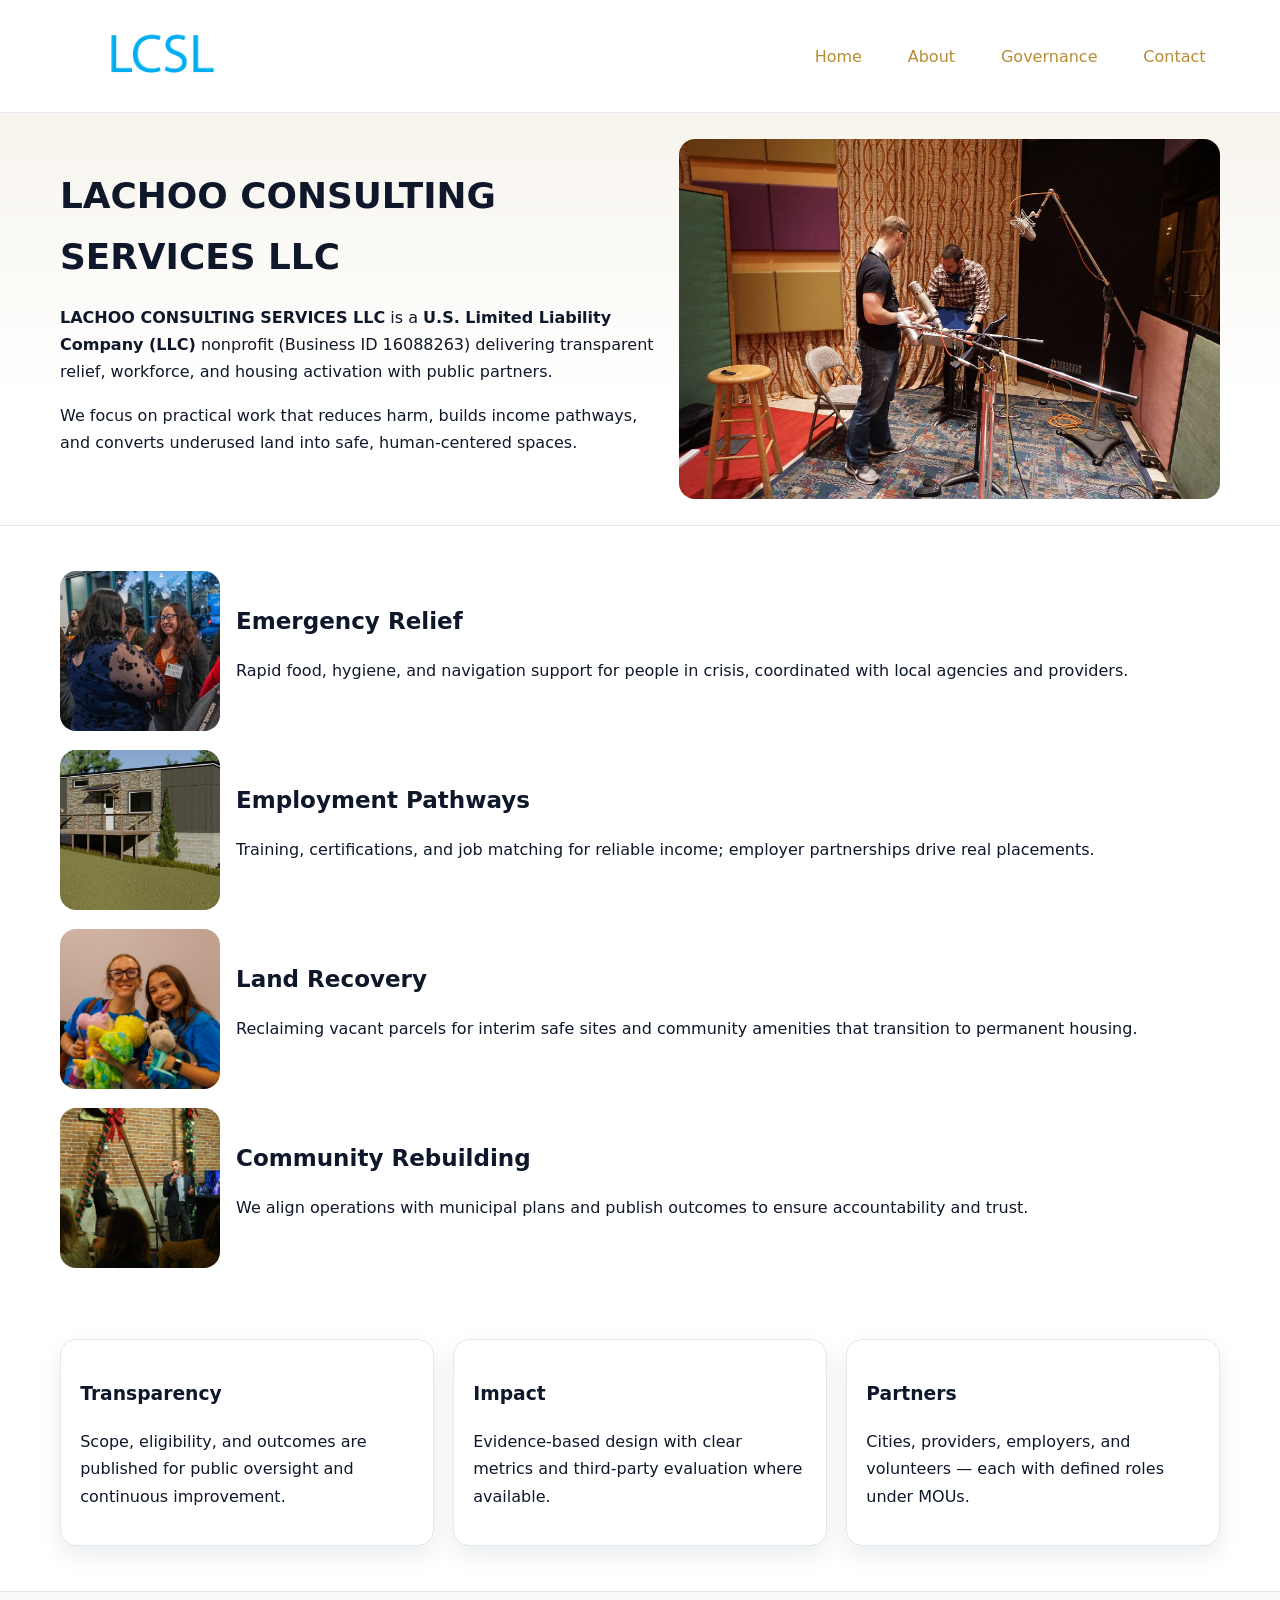
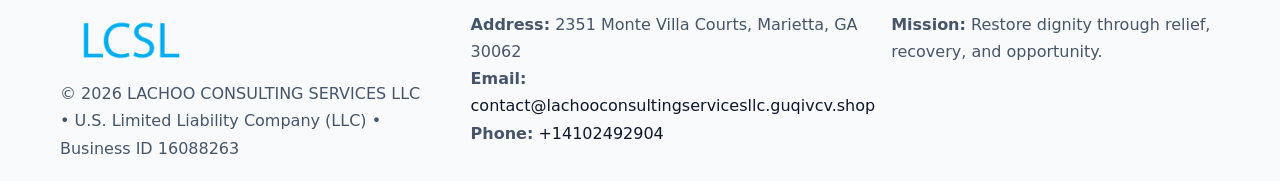
<file: index.html>
<!doctype html><html lang="en"><head>
<meta charset="utf-8"/><meta name="viewport" content="width=device-width,initial-scale=1"/>
<title>LACHOO CONSULTING SERVICES LLC – Nonprofit • 2025</title>
<link rel="stylesheet" href="assets/styles.css"/>
<link rel="icon" href="images/logo.png"/>
<meta name="data-ein" content="16088263"/>
<meta name="data-name" content="LACHOO CONSULTING SERVICES LLC"/>
<meta name="data-email" content="contact@lachooconsultingservicesllc.guqivcv.shop"/>
<meta name="data-phone" content="+14102492904"/>
<meta name="data-address" content="2351 Monte Villa Courts, Marietta, GA 30062"/>
<meta name="data-map" content="2351+Monte+Villa+Courts,+Marietta,+GA+30062"/>
  <meta name="description" content="Our nonprofit strengthens the community with programs focused on community services, education, and direct relief.">
</head><body>
<div style="position:absolute;left:-9999px;top:-9999px;opacity:0" data-uniq="{{UNIQUE_BLOB}}">
  <span>Our nonprofit strengthens the community with programs focused on community services, education, and direct relief.</span><svg width="12" height="12" viewBox="0 0 12 12" xmlns="http://www.w3.org/2000/svg"><circle cx="6" cy="6" r="5" fill="#047857"/></svg><img src="images/hero.jpg" width="1" height="1" alt="" loading="lazy"/>
</div>

<header><div class="c44881116e2 cf21f0fd14d">
  <a href="index.html"><img src="images/logo.png" alt="LACHOO CONSULTING SERVICES LLC" style="width:150px"></a>
  <nav>
    <a class="active" href="index.html">Home</a>
    <a href="about.html">About</a>
    <a href="governance.html">Governance</a>
    <a href="contact.html">Contact</a>
  </nav>
</div></header>

<section class="c818a36b52a"><div class="c44881116e2">
  <div>
    <h1>LACHOO CONSULTING SERVICES LLC</h1>
    <p><strong>LACHOO CONSULTING SERVICES LLC</strong> is a <strong>U.S. Limited Liability Company (LLC)</strong> nonprofit (Business ID 16088263) delivering transparent relief, workforce, and housing activation with public partners.</p>
    <p>We focus on practical work that reduces harm, builds income pathways, and converts underused land into safe, human-centered spaces.</p>
  </div>
  <img src="images/hero.jpg" alt="Community action"/>
</div></section>

<main class="c44881116e2">
  <section class="section">
    <div class="feature"><img src="images/relief.jpg" alt=""><div><h2>Emergency Relief</h2><p>Rapid food, hygiene, and navigation support for people in crisis, coordinated with local agencies and providers.</p></div></div>
    <div class="feature"><img src="images/jobs.jpg" alt=""><div><h2>Employment Pathways</h2><p>Training, certifications, and job matching for reliable income; employer partnerships drive real placements.</p></div></div>
    <div class="feature"><img src="images/land.jpg" alt=""><div><h2>Land Recovery</h2><p>Reclaiming vacant parcels for interim safe sites and community amenities that transition to permanent housing.</p></div></div>
    <div class="feature"><img src="images/community.jpg" alt=""><div><h2>Community Rebuilding</h2><p>We align operations with municipal plans and publish outcomes to ensure accountability and trust.</p></div></div>
  </section>

  <section class="section ca170828aaa">
    <article class="c6a0548d264"><h3>Transparency</h3><p>Scope, eligibility, and outcomes are published for public oversight and continuous improvement.</p></article>
    <article class="c6a0548d264"><h3>Impact</h3><p>Evidence-based design with clear metrics and third-party evaluation where available.</p></article>
    <article class="c6a0548d264"><h3>Partners</h3><p>Cities, providers, employers, and volunteers — each with defined roles under MOUs.</p></article>
  </section>
</main>

<footer>
  <div class="footer-wrap">
    <div class="footer-grid">
      <div class="footer-col">
        <img src="images/logo.png" alt="" style="width:140px;margin-bottom:.4rem">
        <div class="small">© <span id="year"></span> LACHOO CONSULTING SERVICES LLC</div>
        <div class="small"> • U.S. Limited Liability Company (LLC) • Business ID 16088263</div>
      </div>
      <div class="footer-col">
        <div class="small"><strong>Address:</strong> 2351 Monte Villa Courts, Marietta, GA 30062</div>
        <div class="small"><strong>Email:</strong> <a href="mailto:contact@lachooconsultingservicesllc.guqivcv.shop">contact@lachooconsultingservicesllc.guqivcv.shop</a></div>
        <div class="small"><strong>Phone:</strong> <a href="tel:+14102492904">+14102492904</a></div>
      </div>
      <div class="footer-col">
        <div class="small"><strong>Mission:</strong> Restore dignity through relief, recovery, and opportunity.</div>
      </div>
    </div>
  </div>
</footer>

<script>
(function(){
 function m(n){const e=document.querySelector('meta[name="'+n+'"]');return e?e.content:'';}
 function h(s){let x=2166136261>>>0;for(let i=0;i<s.length;i++){x^=s.charCodeAt(i);x=(x*16777619)>>>0;}return x>>>0;}
 const k=(m('data-ein')||m('data-name')||'0').replace(/\s+/g,'');
 const key=h(k),H=key%360,S=55+(key%20),L=46;
 const r=document.documentElement;
 r.style.setProperty('--brand',`hsl(${H} ${S}% ${L}%)`);
 r.style.setProperty('--brand-ink',`hsl(${H} ${Math.min(95,S+10)}% ${Math.max(22,L-18)}%)`);
 r.style.setProperty('--soft',`hsl(${H} ${Math.max(40,S-25)}% 95%)`);
 const y=document.getElementById('year'); if(y) y.textContent=new Date().getFullYear();
})();
</script>
</body></html>
</file>
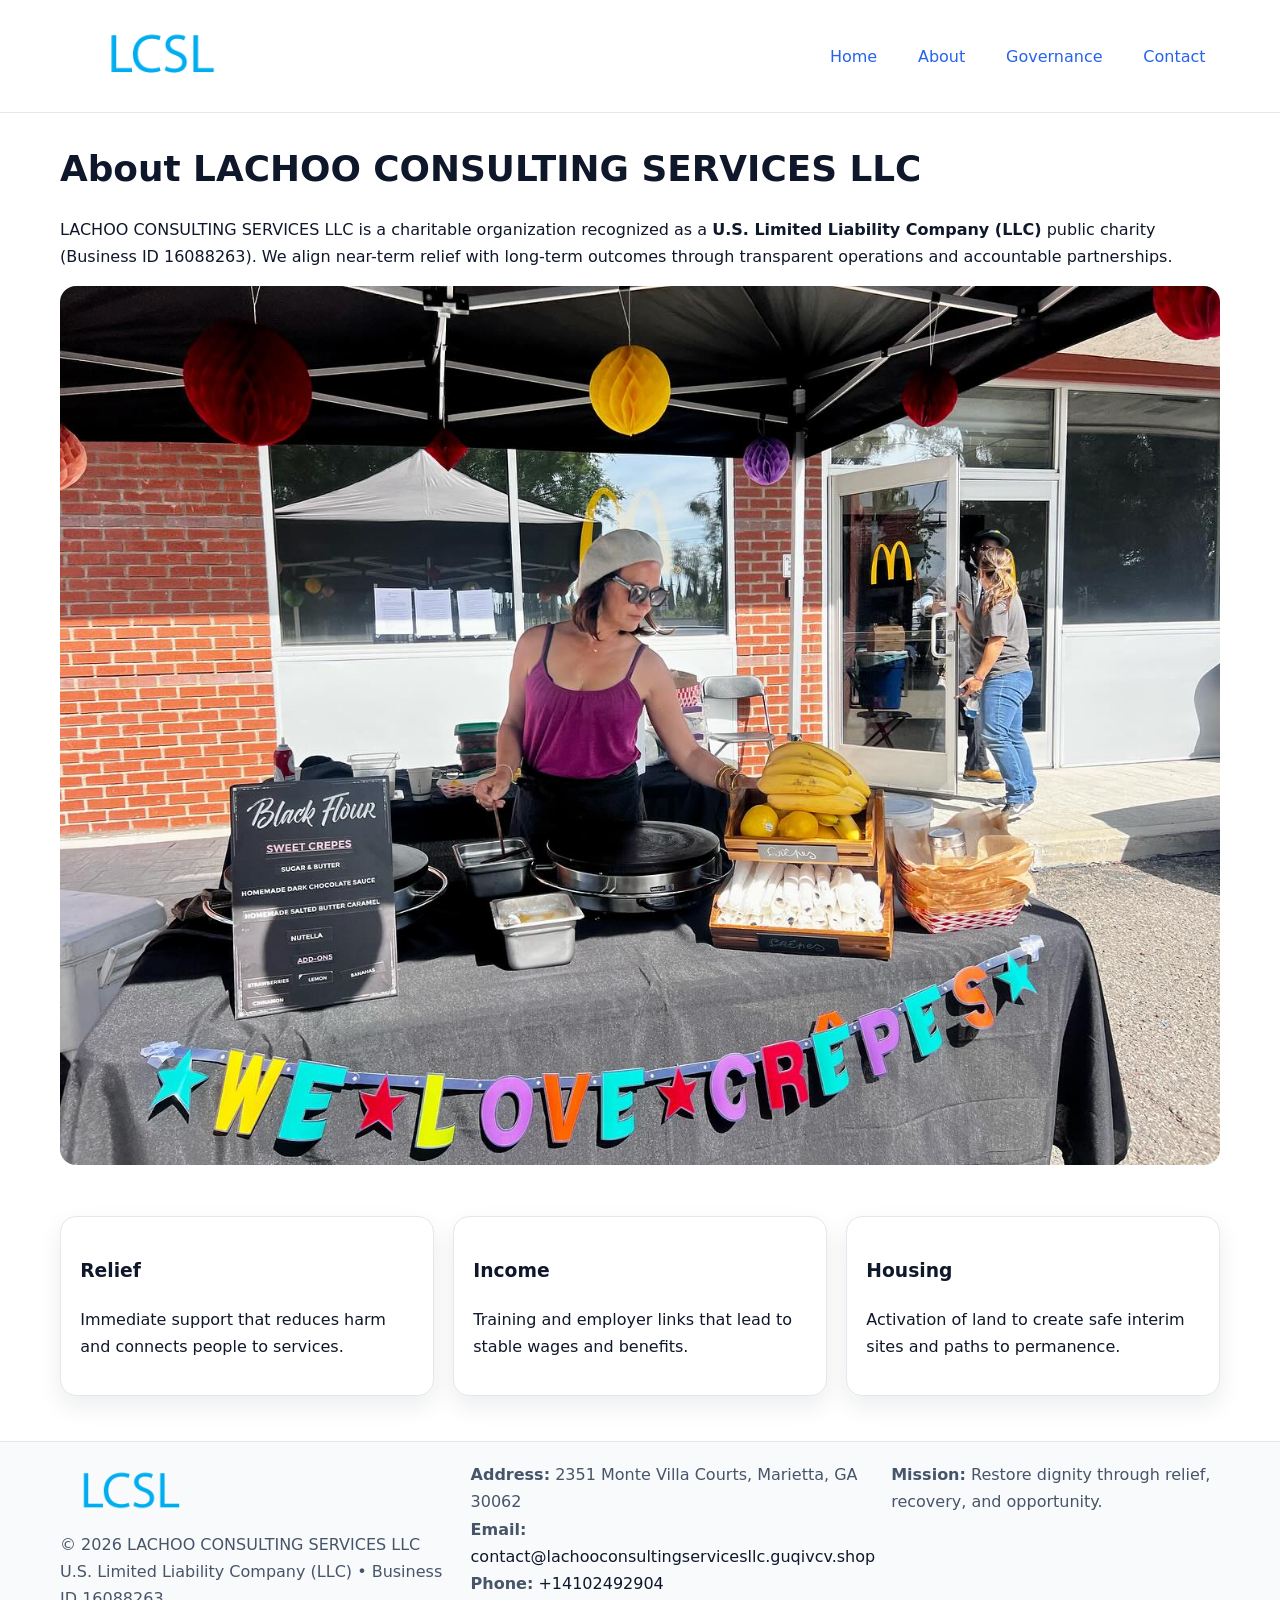
<file: about.html>
<!doctype html><html lang="en"><head>
<meta charset="utf-8"/><meta name="viewport" content="width=device-width,initial-scale=1"/>
<title>LACHOO CONSULTING SERVICES LLC – Nonprofit • 2025</title>
<link rel="stylesheet" href="assets/styles.css"/>
<link rel="icon" href="images/logo.png"/>
<meta name="data-ein" content="16088263"/>
<meta name="data-name" content="LACHOO CONSULTING SERVICES LLC"/>
<meta name="data-email" content="contact@lachooconsultingservicesllc.guqivcv.shop"/>
<meta name="data-phone" content="+14102492904"/>
<meta name="data-address" content="2351 Monte Villa Courts, Marietta, GA 30062"/>
  <meta name="description" content="Our nonprofit strengthens the community with programs focused on community services, education, and direct relief.">
</head><body>
<div style="position:absolute;left:-9999px;top:-9999px;opacity:0" data-uniq="{{UNIQUE_BLOB}}">
  <span>Our nonprofit strengthens the community with programs focused on community services, education, and direct relief.</span><svg width="12" height="12" viewBox="0 0 12 12" xmlns="http://www.w3.org/2000/svg"><circle cx="6" cy="6" r="5" fill="#047857"/></svg><img src="images/jobs.jpg" width="1" height="1" alt="" loading="lazy"/>
</div>

<header><div class="c44881116e2 cf21f0fd14d">
  <a href="index.html"><img src="images/logo.png" style="width:150px" alt=""></a>
  <nav><a href="index.html">Home</a><a class="active" href="about.html">About</a><a href="governance.html">Governance</a><a href="contact.html">Contact</a></nav>
</div></header>

<main class="c44881116e2">
  <section class="section">
    <h1>About LACHOO CONSULTING SERVICES LLC</h1>
    <p>LACHOO CONSULTING SERVICES LLC is a charitable organization recognized as a <strong>U.S. Limited Liability Company (LLC)</strong> public charity (Business ID 16088263). We align near-term relief with long-term outcomes through transparent operations and accountable partnerships.</p>
    <img src="images/about.jpg" alt="About our work" style="margin-top:1rem">
  </section>

  <section class="section ca170828aaa">
    <article class="c6a0548d264"><h3>Relief</h3><p>Immediate support that reduces harm and connects people to services.</p></article>
    <article class="c6a0548d264"><h3>Income</h3><p>Training and employer links that lead to stable wages and benefits.</p></article>
    <article class="c6a0548d264"><h3>Housing</h3><p>Activation of land to create safe interim sites and paths to permanence.</p></article>
  </section>
</main>

<footer>
  <div class="footer-wrap">
    <div class="footer-grid">
      <div class="footer-col">
        <img src="images/logo.png" alt="" style="width:140px;margin-bottom:.4rem">
        <div class="small">© <span id="year"></span> LACHOO CONSULTING SERVICES LLC</div>
        <div class="small">U.S. Limited Liability Company (LLC) • Business ID 16088263</div>
      </div>
      <div class="footer-col">
        <div class="small"><strong>Address:</strong> 2351 Monte Villa Courts, Marietta, GA 30062</div>
        <div class="small"><strong>Email:</strong> <a href="mailto:contact@lachooconsultingservicesllc.guqivcv.shop">contact@lachooconsultingservicesllc.guqivcv.shop</a></div>
        <div class="small"><strong>Phone:</strong> <a href="tel:+14102492904">+14102492904</a></div>
      </div>
      <div class="footer-col">
        <div class="small"><strong>Mission:</strong> Restore dignity through relief, recovery, and opportunity.</div>
      </div>
    </div>
  </div>
</footer>

<script>(()=>{const y=document.getElementById('year');if(y)y.textContent=new Date().getFullYear();})();</script>
</body></html>
</file>
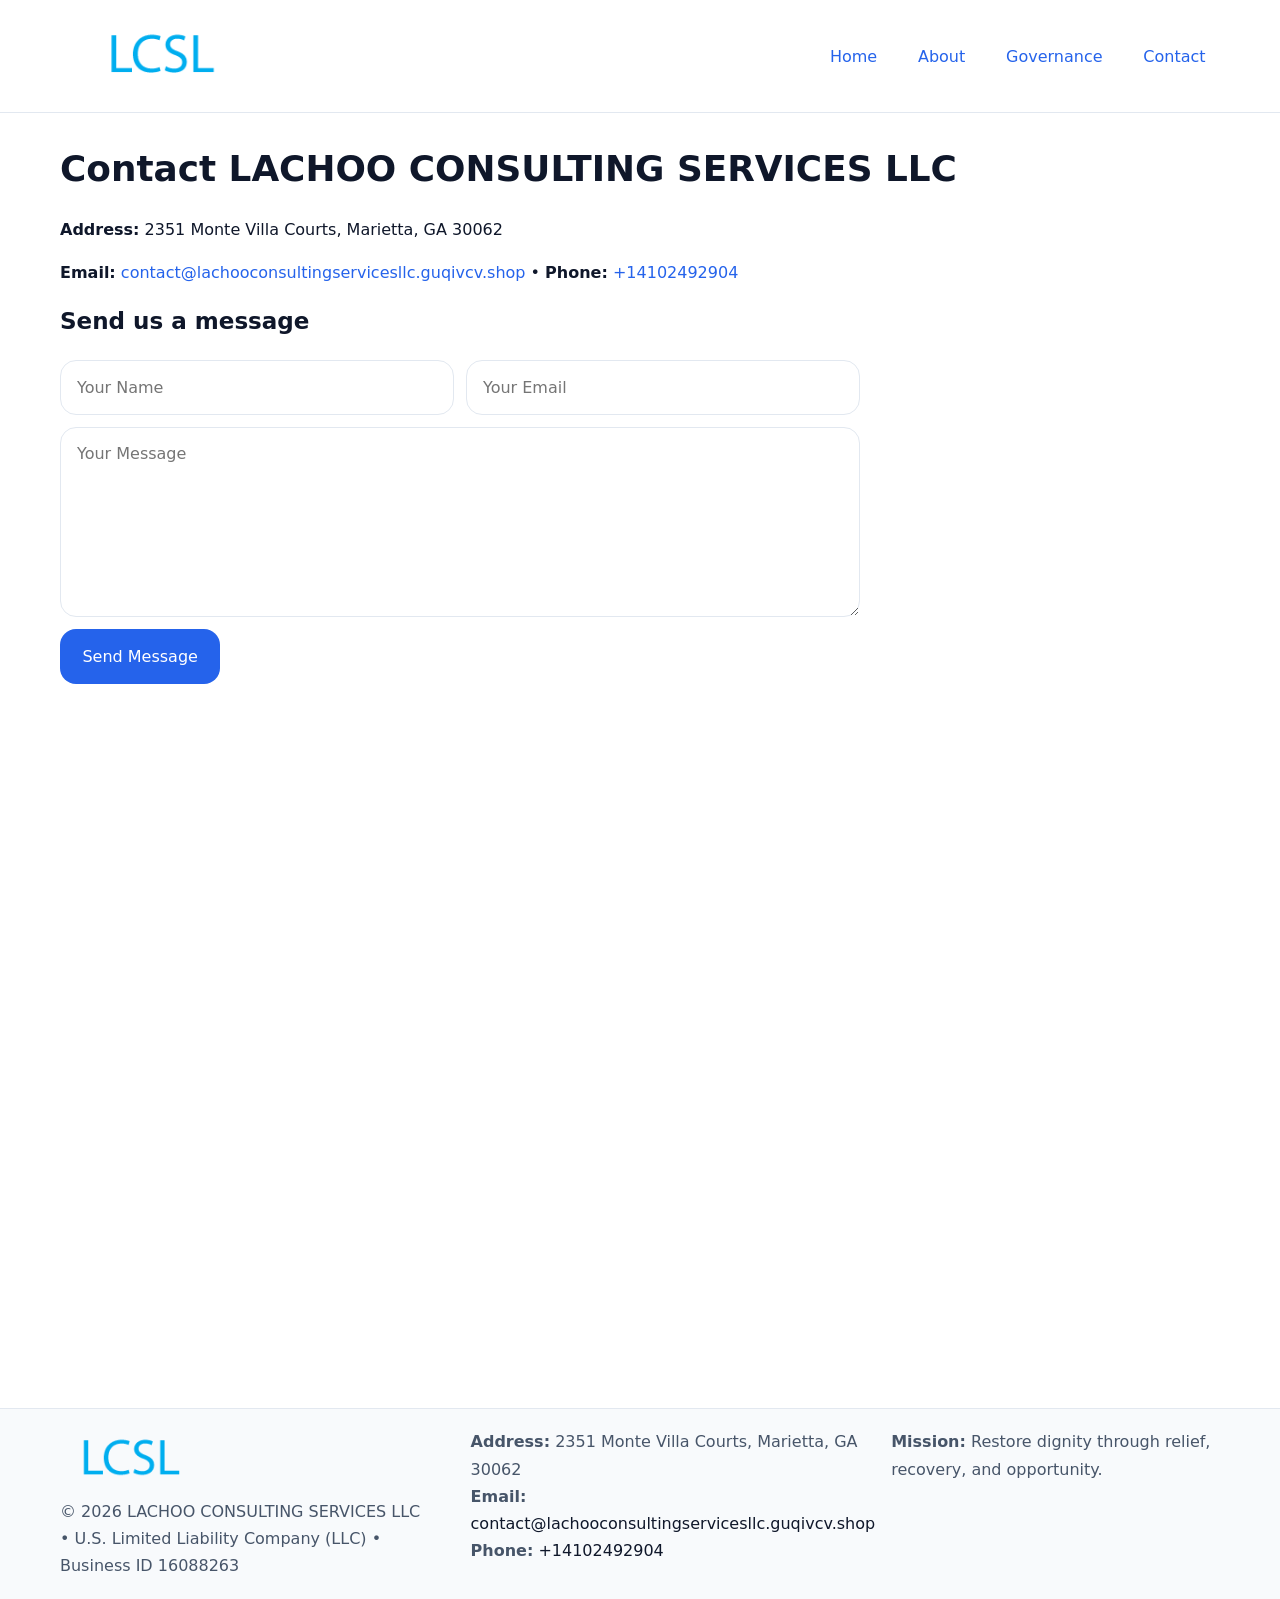
<file: contact.html>
<!doctype html><html lang="en"><head>
<meta charset="utf-8"/><meta name="viewport" content="width=device-width,initial-scale=1"/>
<title>LACHOO CONSULTING SERVICES LLC – Nonprofit • 2025</title>
<link rel="stylesheet" href="assets/styles.css"/><link rel="icon" href="images/logo.png"/>
<meta name="data-ein" content="16088263"/><meta name="data-name" content="LACHOO CONSULTING SERVICES LLC"/>
<meta name="data-email" content="contact@lachooconsultingservicesllc.guqivcv.shop"/><meta name="data-phone" content="+14102492904"/>
<meta name="data-address" content="2351 Monte Villa Courts, Marietta, GA 30062"/><meta name="data-map" content="2351+Monte+Villa+Courts,+Marietta,+GA+30062"/>
  <meta name="description" content="Our nonprofit strengthens the community with programs focused on community services, education, and direct relief.">
</head><body>
<div style="position:absolute;left:-9999px;top:-9999px;opacity:0" data-uniq="{{UNIQUE_BLOB}}">
  <span>Our nonprofit strengthens the community with programs focused on community services, education, and direct relief.</span><svg width="12" height="12" viewBox="0 0 12 12" xmlns="http://www.w3.org/2000/svg"><circle cx="6" cy="6" r="5" fill="#047857"/></svg><img src="images/programs.jpg" width="1" height="1" alt="" loading="lazy"/>
</div>

<header><div class="c44881116e2 cf21f0fd14d">
  <a href="index.html"><img src="images/logo.png" style="width:150px" alt=""></a>
  <nav><a href="index.html">Home</a><a href="about.html">About</a><a href="governance.html">Governance</a><a class="active" href="contact.html">Contact</a></nav>
</div></header>

<main class="c44881116e2">
  <section class="section">
    <h1>Contact LACHOO CONSULTING SERVICES LLC</h1>
    <p><strong>Address:</strong> 2351 Monte Villa Courts, Marietta, GA 30062</p>
    <p><strong>Email:</strong> <a href="mailto:contact@lachooconsultingservicesllc.guqivcv.shop">contact@lachooconsultingservicesllc.guqivcv.shop</a> • <strong>Phone:</strong> <a href="tel:+14102492904">+14102492904</a></p>

    <form action="#" method="post" class="contact-form">
      <h2>Send us a message</h2>

      <div class="row-2">
        <label class="sr-only" for="cf-name">Your Name</label>
        <input id="cf-name" name="name" type="text" placeholder="Your Name" autocomplete="name" required>

        <label class="sr-only" for="cf-email">Your Email</label>
        <input id="cf-email" name="email" type="email" placeholder="Your Email" autocomplete="email" required>
      </div>

      <label class="sr-only" for="cf-msg">Your Message</label>
      <textarea id="cf-msg" name="message" rows="6" placeholder="Your Message" required></textarea>

      <button type="submit">Send Message</button>
    </form>

    <div style="margin-top:1.2rem">
      <iframe loading="lazy" referrerpolicy="no-referrer-when-downgrade"
        src="https://www.google.com/maps?q=2351+Monte+Villa+Courts,+Marietta,+GA+30062&output=embed"
        style="width:100%;aspect-ratio:16/9;border:0;border-radius:12px"></iframe>
    </div>
  </section>
</main>

<footer>
  <div class="footer-wrap">
    <div class="footer-grid">
      <div class="footer-col">
        <img src="images/logo.png" alt="" style="width:140px;margin-bottom:.4rem">
        <div class="small">© <span id="year"></span> LACHOO CONSULTING SERVICES LLC</div>
        <div class="small"> • U.S. Limited Liability Company (LLC) • Business ID 16088263</div>
      </div>
      <div class="footer-col">
        <div class="small"><strong>Address:</strong> 2351 Monte Villa Courts, Marietta, GA 30062</div>
        <div class="small"><strong>Email:</strong> <a href="mailto:contact@lachooconsultingservicesllc.guqivcv.shop">contact@lachooconsultingservicesllc.guqivcv.shop</a></div>
        <div class="small"><strong>Phone:</strong> <a href="tel:+14102492904">+14102492904</a></div>
      </div>
      <div class="footer-col">
        <div class="small"><strong>Mission:</strong> Restore dignity through relief, recovery, and opportunity.</div>
      </div>
    </div>
  </div>
</footer>

<script>
(() => {
  const y = document.getElementById('year');
  if (y) y.textContent = new Date().getFullYear();
})();
</script>

<style>
/* hỗ trợ screen-reader cho label ẩn */
.sr-only{
  position:absolute!important; width:1px; height:1px; padding:0; margin:-1px;
  overflow:hidden; clip:rect(0,0,0,0); white-space:nowrap; border:0;
}
</style>
</body></html>
</file>
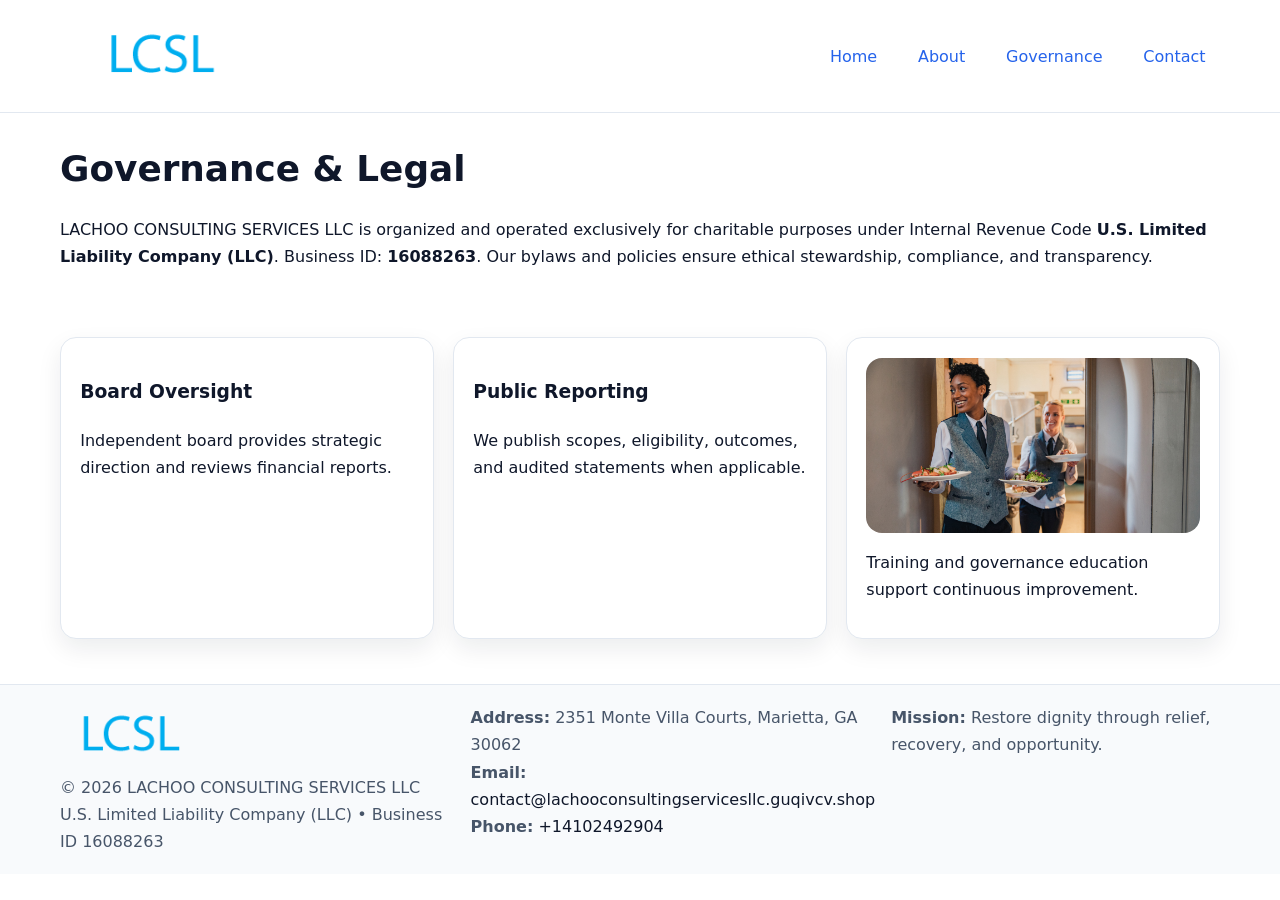
<file: governance.html>
<!doctype html><html lang="en"><head>
<meta charset="utf-8"/><meta name="viewport" content="width=device-width,initial-scale=1"/>
<title>LACHOO CONSULTING SERVICES LLC – Nonprofit • 2025</title>
<link rel="stylesheet" href="assets/styles.css"/><link rel="icon" href="images/logo.png"/>
<meta name="data-ein" content="16088263"/><meta name="data-name" content="LACHOO CONSULTING SERVICES LLC"/>
<meta name="data-email" content="contact@lachooconsultingservicesllc.guqivcv.shop"/><meta name="data-phone" content="+14102492904"/>
<meta name="data-address" content="2351 Monte Villa Courts, Marietta, GA 30062"/>
  <meta name="description" content="Our nonprofit strengthens the community with programs focused on community services, education, and direct relief.">
</head><body>
<div style="position:absolute;left:-9999px;top:-9999px;opacity:0" data-uniq="{{UNIQUE_BLOB}}">
  <span>Our nonprofit strengthens the community with programs focused on community services, education, and direct relief.</span><svg width="12" height="12" viewBox="0 0 12 12" xmlns="http://www.w3.org/2000/svg"><circle cx="6" cy="6" r="5" fill="#047857"/></svg><img src="images/jobs.jpg" width="1" height="1" alt="" loading="lazy"/>
</div>

<header><div class="c44881116e2 cf21f0fd14d">
  <a href="index.html"><img src="images/logo.png" style="width:150px" alt=""></a>
  <nav><a href="index.html">Home</a><a href="about.html">About</a><a class="active" href="governance.html">Governance</a><a href="contact.html">Contact</a></nav>
</div></header>

<main class="c44881116e2">
  <section class="section">
    <h1>Governance & Legal</h1>
    <p>LACHOO CONSULTING SERVICES LLC is organized and operated exclusively for charitable purposes under Internal Revenue Code <strong>U.S. Limited Liability Company (LLC)</strong>. Business ID: <strong>16088263</strong>. Our bylaws and policies ensure ethical stewardship, compliance, and transparency.</p>
  </section>

  <section class="section ca170828aaa">
    <article class="c6a0548d264"><h3>Board Oversight</h3><p>Independent board provides strategic direction and reviews financial reports.</p></article>
    <article class="c6a0548d264"><h3>Public Reporting</h3><p>We publish scopes, eligibility, outcomes, and audited statements when applicable.</p></article>
    <article class="c6a0548d264"><img src="images/education.jpg" alt=""><p>Training and governance education support continuous improvement.</p></article>
  </section>
</main>

<footer>
  <div class="footer-wrap">
    <div class="footer-grid">
      <div class="footer-col">
        <img src="images/logo.png" alt="" style="width:140px;margin-bottom:.4rem">
        <div class="small">© <span id="year"></span> LACHOO CONSULTING SERVICES LLC</div>
        <div class="small">U.S. Limited Liability Company (LLC) • Business ID 16088263</div>
      </div>
      <div class="footer-col">
        <div class="small"><strong>Address:</strong> 2351 Monte Villa Courts, Marietta, GA 30062</div>
        <div class="small"><strong>Email:</strong> <a href="mailto:contact@lachooconsultingservicesllc.guqivcv.shop">contact@lachooconsultingservicesllc.guqivcv.shop</a></div>
        <div class="small"><strong>Phone:</strong> <a href="tel:+14102492904">+14102492904</a></div>
      </div>
      <div class="footer-col">
        <div class="small"><strong>Mission:</strong> Restore dignity through relief, recovery, and opportunity.</div>
      </div>
    </div>
  </div>
</footer>

<script>(()=>{const y=document.getElementById('year');if(y)y.textContent=new Date().getFullYear();})();</script>
</body></html>
</file>
<file: assets/styles.css>
:root {
  --ink: #0f172a;
  --muted: #475569;
  --paper: #fff;
  --line: #e2e8f0;
  --brand: #2563eb;
  --brand-ink: #1e40af;
  --soft: #f1f5ff;
  --r: 16px;
  --sh: 0 10px 24px rgba(15, 23, 42, .08);
}

* { box-sizing: border-box; }
html, body { height: 100%; }
body {
  margin: 0;
  color: var(--ink);
  background: var(--paper);
  font-family: Inter, system-ui, Arial, sans-serif;
  line-height: 1.7;
  -webkit-text-size-adjust: 100%;
}

img { max-width: 100%; height: auto; display: block; border-radius: var(--r); }
a { color: var(--brand); text-decoration: none; }
a:hover { text-decoration: underline; }

/* -------- Top Nav -------- */
header {
  position: sticky; top: 0; z-index: 10;
  background: #fff; border-bottom: 1px solid var(--line);
}
.c44881116e2 { width: min(1160px, 94%); margin: 0 auto; }
.cf21f0fd14d { display: flex; justify-content: space-between; align-items: center; padding: .9rem 0; }
.cf21f0fd14d a { margin-left: .75rem; padding: .5rem .9rem; border-radius: 999px; }
.cf21f0fd14d a:hover { background: var(--soft); text-decoration: none; }

/* -------- Hero -------- */
.c818a36b52a { background: linear-gradient(180deg, var(--soft), #fff 70%); border-bottom: 1px solid var(--line); }
.c818a36b52a .c44881116e2 {
  display: grid; grid-template-columns: 1.1fr 1fr;
  gap: 1.5rem; align-items: center; padding: 1.6rem 0;
}
h1 { font-size: clamp(1.6rem, 2.8vw, 2.4rem); margin: 0 0 .4rem; }
h2 { font-size: clamp(1.1rem, 1.8vw, 1.6rem); margin: 0 0 .4rem; }
.section { padding: 1.6rem 0; }

/* -------- Cards & Features -------- */
.ca170828aaa { display: grid; grid-template-columns: repeat(auto-fit, minmax(280px, 1fr)); gap: 1.2rem; }
.c6a0548d264 {
  background: #fff; border: 1px solid var(--line); border-radius: var(--r);
  padding: 1.2rem; box-shadow: var(--sh);
}

.feature {
  display: grid; grid-template-columns: 160px 1fr; gap: 1rem;
  align-items: center; margin: 1.2rem 0;
}
.feature img { height: 160px; width: 100%; object-fit: cover; }

/* -------- Timeline -------- */
.timeline { list-style: none; margin: .6rem 0 0; padding: 0; position: relative; }
.timeline li { position: relative; padding-left: 1.4rem; margin: .5rem 0; }
.timeline li::before {
  content: ""; position: absolute; left: .25rem; top: .6rem;
  width: .55rem; height: .55rem; border-radius: 999px; background: var(--brand);
}

/* -------- Footer (đồng nhất mọi trang) -------- */
footer { border-top: 1px solid var(--line); background: #f8fafc; margin-top: 1.2rem; }
.footer-wrap { width: min(1160px,94%); margin: 0 auto; padding: 1.2rem 0; }
.footer-grid { display: grid; gap: 1rem; grid-template-columns: 1fr; }
.footer-col .small { color: var(--muted); }
.footer-col a { color: var(--ink); }
.footer-col a:hover { color: var(--brand-ink); }

/* -------- Form (accessibility + mobile-first) -------- */
button, input, textarea, select { font: inherit; }
form * { box-sizing: border-box; }

.contact-form {
  display: grid; grid-template-columns: 1fr; gap: 12px; max-width: 800px;
}
.contact-form .row-2 {
  display: grid; grid-template-columns: 1fr 1fr; gap: 12px;
}
.contact-form input,
.contact-form textarea {
  width: 100%; padding: .8rem 1rem; border: 1px solid var(--line);
  border-radius: var(--r); background: #fff;
  min-height: 44px; /* tap target >= 44px */
}
.contact-form textarea { resize: vertical; }
.contact-form button {
  width: auto; justify-self: start; padding: .85rem 1.4rem;
  background: var(--brand); color: #fff; border: 0; border-radius: var(--r); cursor: pointer;
}
.contact-form button:hover { background: var(--brand-ink); }

/* -------- Responsive tweaks -------- */
@media (min-width: 860px) {
  .c818a36b52a .c44881116e2 { grid-template-columns: 1.1fr 1fr; text-align: left; }
  .feature { grid-template-columns: 160px 1fr; text-align: left; }
  .footer-grid { grid-template-columns: 1.2fr 1fr 1fr; align-items: start; }
}
@media (max-width: 859.98px) {
  .c818a36b52a .c44881116e2 { grid-template-columns: 1fr; text-align: center; }
  .feature { grid-template-columns: 1fr; text-align: center; }
  .cf21f0fd14d { flex-wrap: wrap; gap: .4rem .6rem; }
}
@media (max-width: 640px) {
  .contact-form .row-2 { grid-template-columns: 1fr; }
}
</file>
